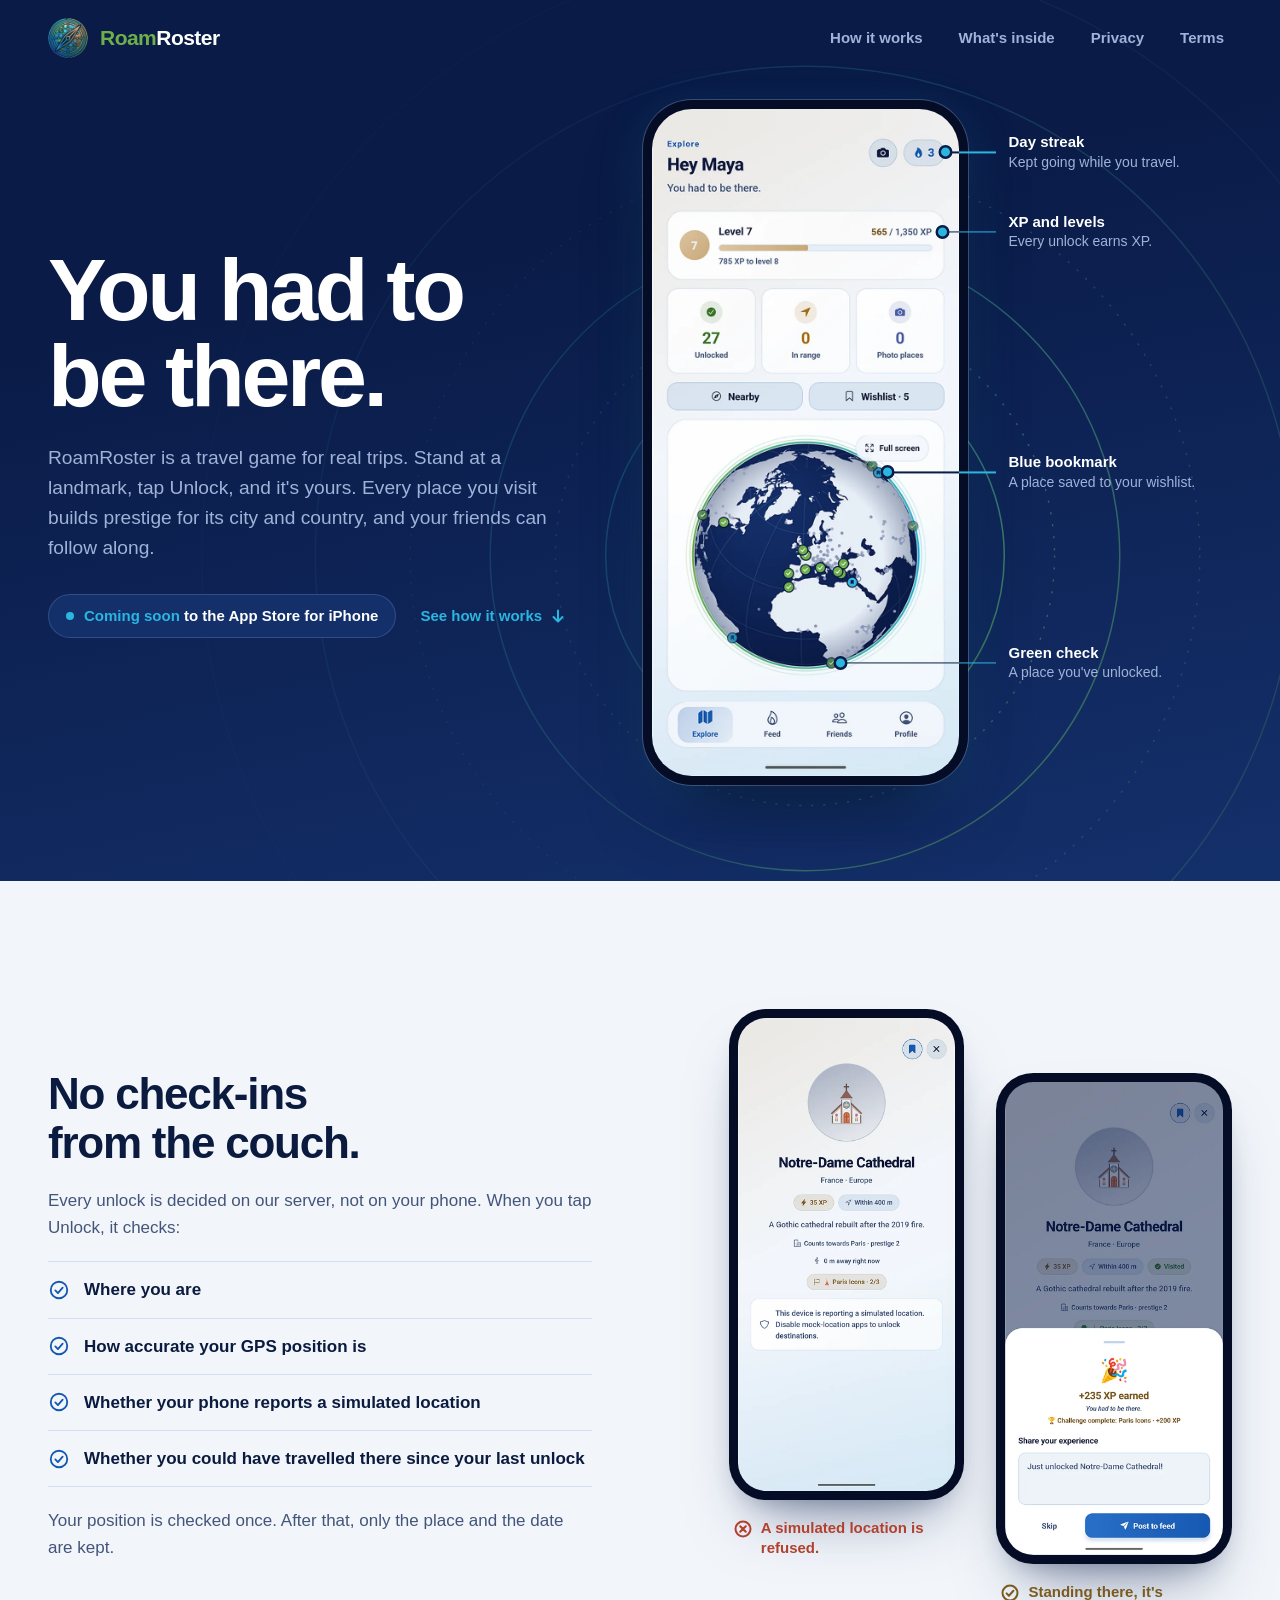
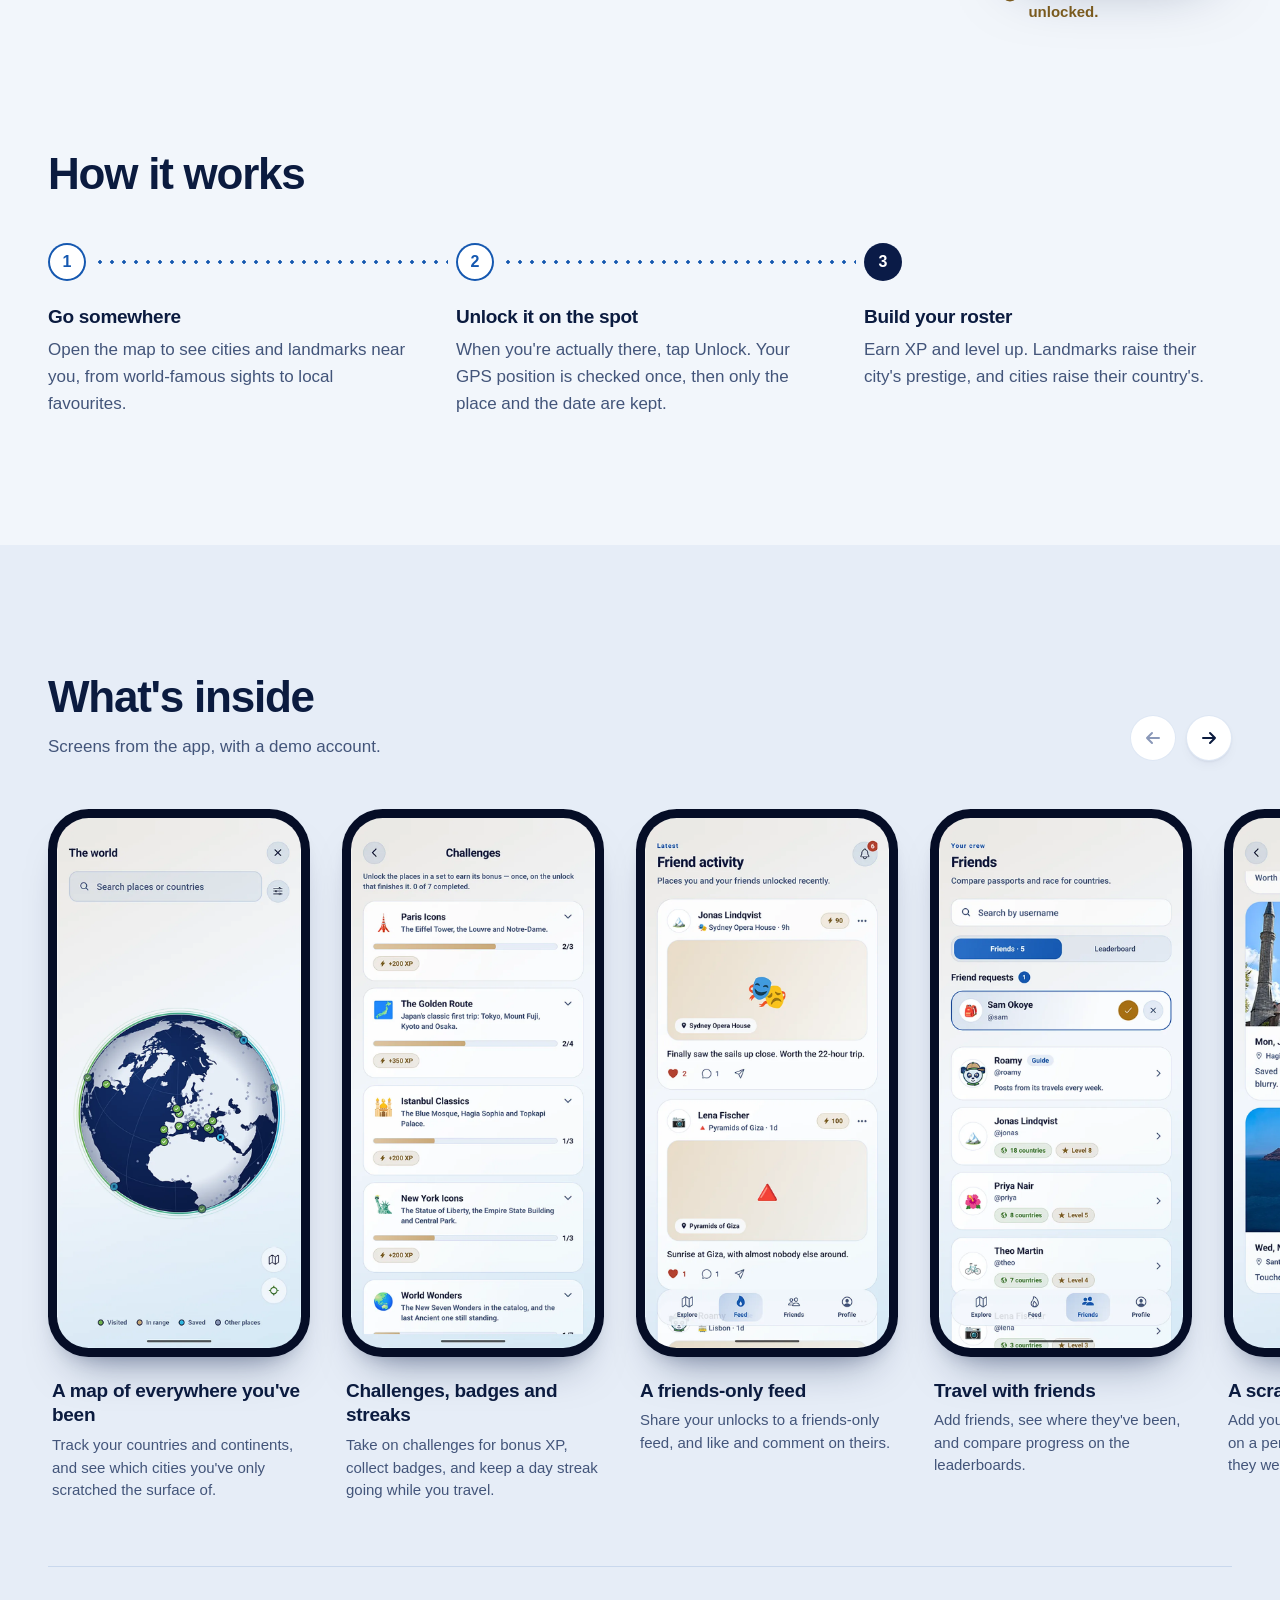
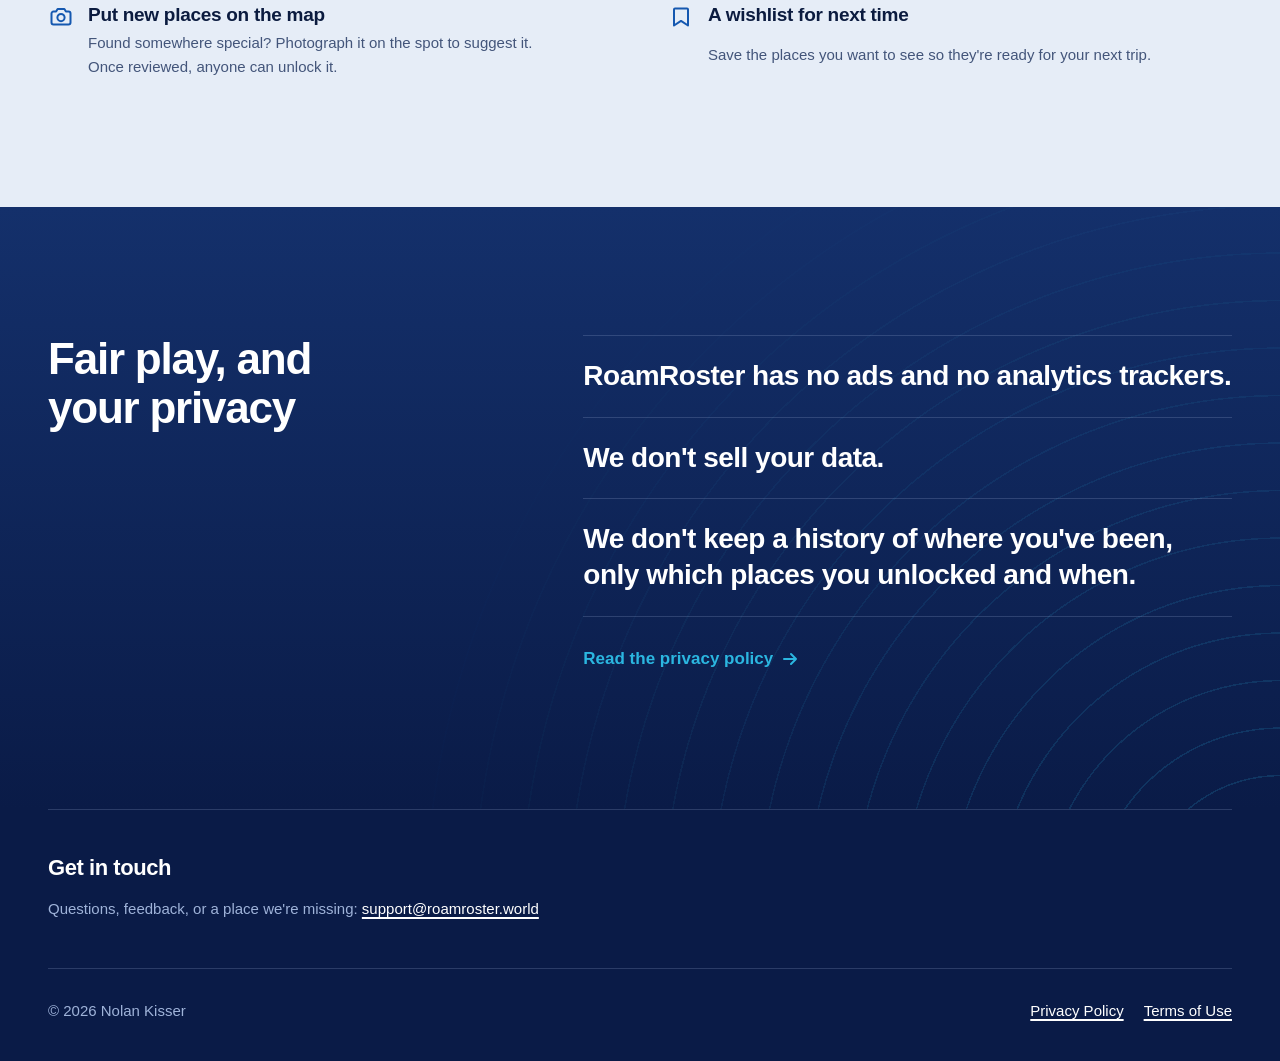
<file: index.html>
<!doctype html>
<html lang="en">
<head>
<meta charset="utf-8">
<meta name="viewport" content="width=device-width, initial-scale=1">
<title>RoamRoster</title>
<meta name="description" content="A travel game where you unlock real places by standing in them, earn prestige for the cities and countries you explore, and share the trip with friends.">
<meta name="theme-color" content="#0A1B47">
<meta property="og:title" content="RoamRoster">
<meta property="og:description" content="Unlock real places by being there.">
<meta property="og:image" content="https://nolankisser.github.io/roamroster-legal/logo-mark.png">
<link rel="icon" href="logo-mark.png">
<link rel="stylesheet" href="site.css">
<!--
  Source of truth for https://nolankisser.github.io/roamroster-legal/ (the
  App Store marketing URL). Edit here, then copy the whole legal/ folder
  (the three pages, site.css, logo-mark.png and screens/) to the
  roamroster-legal repo to publish.

  screens/*.webp are 720px-wide copies of docs/screenshots/app-store/*.png.
  The callout positions in the hero (the x and y values) are fractions of
  screens/explore.webp, so re-measure them if that screenshot is replaced.
-->
</head>
<body>
<a class="skip" href="#main">Skip to content</a>

<header class="hero on-navy">
  <div class="wrap">
    <nav class="topbar" aria-label="Site">
      <a class="brand" href="./" aria-label="RoamRoster home">
        <img src="logo-mark.png" width="40" height="40" alt="">
        <span><span class="roam">Roam</span>Roster</span>
      </a>
      <ul class="topnav">
        <li class="in-page"><a href="#how">How it works</a></li>
        <li class="in-page"><a href="#inside">What's inside</a></li>
        <li><a href="privacy.html">Privacy</a></li>
        <li><a href="terms.html">Terms</a></li>
      </ul>
    </nav>

    <div class="hero-grid">
      <div class="hero-copy">
        <h1>You had to be there.</h1>
        <p class="lede">RoamRoster is a travel game for real trips. Stand at a landmark, tap Unlock, and it's yours.
          Every place you visit builds prestige for its city and country, and your friends can follow along.</p>
        <div class="hero-actions">
          <p class="status"><span class="status-dot" aria-hidden="true"></span><span><strong>Coming soon</strong> to the App Store for iPhone</span></p>
          <a class="more" href="#how">See how it works
            <svg viewBox="0 0 16 16" fill="none" stroke="currentColor" stroke-width="2" stroke-linecap="round" stroke-linejoin="round" aria-hidden="true"><path d="M8 2.5v11M3.5 9 8 13.5 12.5 9"/></svg>
          </a>
        </div>
      </div>

      <div class="stage">
        <svg class="contours" viewBox="0 0 1600 1600" aria-hidden="true">
          <defs>
            <linearGradient id="ring" x1="0" y1="0" x2="1" y2="1">
              <stop offset="0" stop-color="#2BB6E0"/>
              <stop offset="1" stop-color="#6DB04A"/>
            </linearGradient>
          </defs>
          <circle class="ping" cx="800" cy="800" r="128"/>
          <circle class="ping" cx="800" cy="800" r="128"/>
          <circle cx="800" cy="800" r="214" opacity=".6"/>
          <circle cx="800" cy="800" r="268" opacity=".42" stroke-dasharray="1 11"/>
          <circle cx="800" cy="800" r="338" opacity=".46"/>
          <circle cx="800" cy="800" r="424" opacity=".3" stroke-dasharray="1 11"/>
          <circle cx="800" cy="800" r="526" opacity=".34"/>
          <circle cx="800" cy="800" r="648" opacity=".24"/>
          <circle cx="800" cy="800" r="780" opacity=".18" stroke-dasharray="1 11"/>
        </svg>
        <div class="phone">
          <img src="screens/explore.webp" width="720" height="1564" fetchpriority="high"
            alt="The RoamRoster Explore screen: level 7, 27 places unlocked, and a globe with green checks on the places already visited.">
        </div>
        <ul class="callouts">
          <li style="--x:.955; --y:.065"><span class="co-line"></span><span class="co-text"><b>Day streak</b>Kept going while you travel.</span></li>
          <li style="--x:.945; --y:.184"><span class="co-line"></span><span class="co-text"><b>XP and levels</b>Every unlock earns XP.</span></li>
          <li style="--x:.766; --y:.5445"><span class="co-line"></span><span class="co-text"><b>Blue bookmark</b>A place saved to your wishlist.</span></li>
          <li style="--x:.613; --y:.83"><span class="co-line"></span><span class="co-text"><b>Green check</b>A place you've unlocked.</span></li>
        </ul>
      </div>
    </div>
  </div>
</header>

<main id="main">
  <section class="proof">
    <div class="wrap proof-grid">
      <div class="proof-copy">
        <h2>No check-ins from the couch.</h2>
        <p>Every unlock is decided on our server, not on your phone. When you tap Unlock, it checks:</p>
        <ul class="checks">
          <li><svg viewBox="0 0 24 24" fill="none" stroke="currentColor" stroke-width="2" stroke-linecap="round" stroke-linejoin="round" aria-hidden="true"><circle cx="12" cy="12" r="9"/><path d="m8 12.5 2.8 2.8L16 9.5"/></svg>Where you are</li>
          <li><svg viewBox="0 0 24 24" fill="none" stroke="currentColor" stroke-width="2" stroke-linecap="round" stroke-linejoin="round" aria-hidden="true"><circle cx="12" cy="12" r="9"/><path d="m8 12.5 2.8 2.8L16 9.5"/></svg>How accurate your GPS position is</li>
          <li><svg viewBox="0 0 24 24" fill="none" stroke="currentColor" stroke-width="2" stroke-linecap="round" stroke-linejoin="round" aria-hidden="true"><circle cx="12" cy="12" r="9"/><path d="m8 12.5 2.8 2.8L16 9.5"/></svg>Whether your phone reports a simulated location</li>
          <li><svg viewBox="0 0 24 24" fill="none" stroke="currentColor" stroke-width="2" stroke-linecap="round" stroke-linejoin="round" aria-hidden="true"><circle cx="12" cy="12" r="9"/><path d="m8 12.5 2.8 2.8L16 9.5"/></svg>Whether you could have travelled there since your last unlock</li>
        </ul>
        <p>Your position is checked once. After that, only the place and the date are kept.</p>
      </div>

      <div class="diptych">
        <figure>
          <div class="phone">
            <img src="screens/spoof-refused.webp" width="720" height="1564" loading="lazy"
              alt="Notre-Dame Cathedral in the app, with a notice: this device is reporting a simulated location. Disable mock-location apps to unlock destinations.">
          </div>
          <figcaption class="refused">
            <svg viewBox="0 0 20 20" fill="none" stroke="currentColor" stroke-width="2" stroke-linecap="round" stroke-linejoin="round" aria-hidden="true"><circle cx="10" cy="10" r="7.5"/><path d="m7.2 7.2 5.6 5.6M12.8 7.2l-5.6 5.6"/></svg>
            A simulated location is refused.
          </figcaption>
        </figure>
        <figure>
          <div class="phone">
            <img src="screens/unlock-celebration.webp" width="720" height="1564" loading="lazy"
              alt="The same place after a real visit: 235 XP earned, a Paris Icons challenge completed, and a prompt to post it to the feed.">
          </div>
          <figcaption class="unlocked">
            <svg viewBox="0 0 20 20" fill="none" stroke="currentColor" stroke-width="2" stroke-linecap="round" stroke-linejoin="round" aria-hidden="true"><circle cx="10" cy="10" r="7.5"/><path d="m6.6 10.4 2.3 2.3 4.5-4.9"/></svg>
            Standing there, it's unlocked.
          </figcaption>
        </figure>
      </div>
    </div>
  </section>

  <section class="route" id="how">
    <div class="wrap">
      <h2>How it works</h2>
      <ol class="waypoints">
        <li>
          <h3>Go somewhere</h3>
          <p>Open the map to see cities and landmarks near you, from world-famous sights to local favourites.</p>
        </li>
        <li>
          <h3>Unlock it on the spot</h3>
          <p>When you're actually there, tap Unlock. Your GPS position is checked once, then only the place and the
            date are kept.</p>
        </li>
        <li>
          <h3>Build your roster</h3>
          <p>Earn XP and level up. Landmarks raise their city's prestige, and cities raise their country's.</p>
        </li>
      </ol>
    </div>
  </section>

  <section class="inside" id="inside">
    <div class="wrap inside-head">
      <div>
        <h2>What's inside</h2>
        <p>Screens from the app, with a demo account.</p>
      </div>
      <div class="rail-nav" hidden>
        <button type="button" data-dir="-1" aria-label="Show earlier screens">
          <svg viewBox="0 0 20 20" fill="none" stroke="currentColor" stroke-width="2" stroke-linecap="round" stroke-linejoin="round" aria-hidden="true"><path d="M16 10H4M9 5l-5 5 5 5"/></svg>
        </button>
        <button type="button" data-dir="1" aria-label="Show more screens">
          <svg viewBox="0 0 20 20" fill="none" stroke="currentColor" stroke-width="2" stroke-linecap="round" stroke-linejoin="round" aria-hidden="true"><path d="M4 10h12M11 5l5 5-5 5"/></svg>
        </button>
      </div>
    </div>

    <div class="rail" tabindex="0" role="region" aria-label="Screens from the app">
      <figure class="shot">
        <div class="phone"><img src="screens/globe.webp" width="720" height="1564" loading="lazy"
          alt="A full-screen globe with pins for visited, in-range and saved places, and a search field."></div>
        <figcaption>
          <h3>A map of everywhere you've been</h3>
          <p>Track your countries and continents, and see which cities you've only scratched the surface of.</p>
        </figcaption>
      </figure>
      <figure class="shot">
        <div class="phone"><img src="screens/challenges.webp" width="720" height="1564" loading="lazy"
          alt="The Challenges screen, with sets such as Paris Icons, The Golden Route and Istanbul Classics, each showing progress and an XP bonus."></div>
        <figcaption>
          <h3>Challenges, badges and streaks</h3>
          <p>Take on challenges for bonus XP, collect badges, and keep a day streak going while you travel.</p>
        </figcaption>
      </figure>
      <figure class="shot">
        <div class="phone"><img src="screens/feed.webp" width="720" height="1564" loading="lazy"
          alt="The friend activity feed, with posts from friends who unlocked the Sydney Opera House and the Pyramids of Giza."></div>
        <figcaption>
          <h3>A friends-only feed</h3>
          <p>Share your unlocks to a friends-only feed, and like and comment on theirs.</p>
        </figcaption>
      </figure>
      <figure class="shot">
        <div class="phone"><img src="screens/friends.webp" width="720" height="1564" loading="lazy"
          alt="The Friends screen: a friend request, a list of friends with their countries and levels, and a Leaderboard tab."></div>
        <figcaption>
          <h3>Travel with friends</h3>
          <p>Add friends, see where they've been, and compare progress on the leaderboards.</p>
        </figcaption>
      </figure>
      <figure class="shot">
        <div class="phone"><img src="screens/scrapbook-verdicts.webp" width="720" height="1564" loading="lazy"
          alt="The Scrapbook timeline, with photos of Hagia Sophia and Santorini placed by date. One is marked Needs a look."></div>
        <figcaption>
          <h3>A scrapbook of your trips</h3>
          <p>Add your photos and they're placed on a personal timeline by the date they were taken.</p>
        </figcaption>
      </figure>
      <figure class="shot">
        <div class="phone"><img src="screens/profile.webp" width="720" height="1564" loading="lazy"
          alt="A profile showing level 7, 15 countries, 6 continents, a 4 day streak and 5 badges."></div>
        <figcaption>
          <h3>Your roster</h3>
          <p>Your level, countries, continents, streak and badges, all earned from real visits.</p>
        </figcaption>
      </figure>
      <figure class="shot">
        <div class="phone"><img src="screens/roamy-tour.webp" width="720" height="1564" loading="lazy"
          alt="Roamy, a blue panda in an explorer's cap, introducing itself in the first step of the tour."></div>
        <figcaption>
          <h3>Roamy, your guide</h3>
          <p>A blue panda who is your first friend and shows you around. You can skip the tour.</p>
        </figcaption>
      </figure>
    </div>

    <div class="wrap">
      <div class="extras">
        <div>
          <svg viewBox="0 0 26 26" fill="none" stroke="currentColor" stroke-width="2" stroke-linecap="round" stroke-linejoin="round" aria-hidden="true"><path d="M3.5 9.5a2 2 0 0 1 2-2h2.6l1.5-2.5h6.8l1.5 2.5h2.6a2 2 0 0 1 2 2v9a2 2 0 0 1-2 2h-15a2 2 0 0 1-2-2z"/><circle cx="13" cy="13.6" r="3.6"/></svg>
          <h3>Put new places on the map</h3>
          <p>Found somewhere special? Photograph it on the spot to suggest it. Once reviewed, anyone can unlock it.</p>
        </div>
        <div>
          <svg viewBox="0 0 26 26" fill="none" stroke="currentColor" stroke-width="2" stroke-linecap="round" stroke-linejoin="round" aria-hidden="true"><path d="M7 4.5h12a1 1 0 0 1 1 1v16l-7-4.6-7 4.6v-16a1 1 0 0 1 1-1z"/></svg>
          <h3>A wishlist for next time</h3>
          <p>Save the places you want to see so they're ready for your next trip.</p>
        </div>
      </div>
    </div>
  </section>

  <section class="pledge on-navy">
    <div class="wrap pledge-grid">
      <h2>Fair play, and your privacy</h2>
      <div>
        <ul>
          <li>RoamRoster has no ads and no analytics trackers.</li>
          <li>We don't sell your data.</li>
          <li>We don't keep a history of where you've been, only which places you unlocked and when.</li>
        </ul>
        <a class="pledge-link" href="privacy.html">Read the privacy policy
          <svg viewBox="0 0 18 18" fill="none" stroke="currentColor" stroke-width="2" stroke-linecap="round" stroke-linejoin="round" aria-hidden="true"><path d="M3 9h12M10 4l5 5-5 5"/></svg>
        </a>
      </div>
    </div>
  </section>
</main>

<footer class="site-foot on-navy">
  <div class="wrap">
    <div class="foot-contact">
      <h2>Get in touch</h2>
      <p>Questions, feedback, or a place we're missing:
        <a href="mailto:support@roamroster.world">support@roamroster.world</a></p>
    </div>
    <div class="foot-row">
      <span>© 2026 Nolan Kisser</span>
      <ul>
        <li><a href="privacy.html">Privacy Policy</a></li>
        <li><a href="terms.html">Terms of Use</a></li>
      </ul>
    </div>
  </div>
</footer>

<script>
  // Arrow buttons for the screenshot rail. Without JavaScript the rail still
  // scrolls by touch, trackpad or keyboard, and the buttons stay hidden.
  (function () {
    var rail = document.querySelector('.rail');
    var nav = document.querySelector('.rail-nav');
    if (!rail || !nav) return;
    var buttons = nav.querySelectorAll('button');
    var calm = window.matchMedia('(prefers-reduced-motion: reduce)');
    function sync() {
      var max = rail.scrollWidth - rail.clientWidth;
      buttons[0].disabled = rail.scrollLeft <= 2;
      buttons[1].disabled = rail.scrollLeft >= max - 2;
    }
    buttons.forEach(function (button) {
      button.addEventListener('click', function () {
        var shot = rail.querySelector('.shot');
        var step = (shot.getBoundingClientRect().width + parseFloat(getComputedStyle(rail).columnGap || 24)) * 2;
        rail.scrollBy({ left: step * Number(button.dataset.dir), behavior: calm.matches ? 'auto' : 'smooth' });
      });
    });
    rail.addEventListener('scroll', sync, { passive: true });
    window.addEventListener('resize', sync);
    nav.hidden = false;
    sync();
  })();
</script>
</body>
</html>
</file>
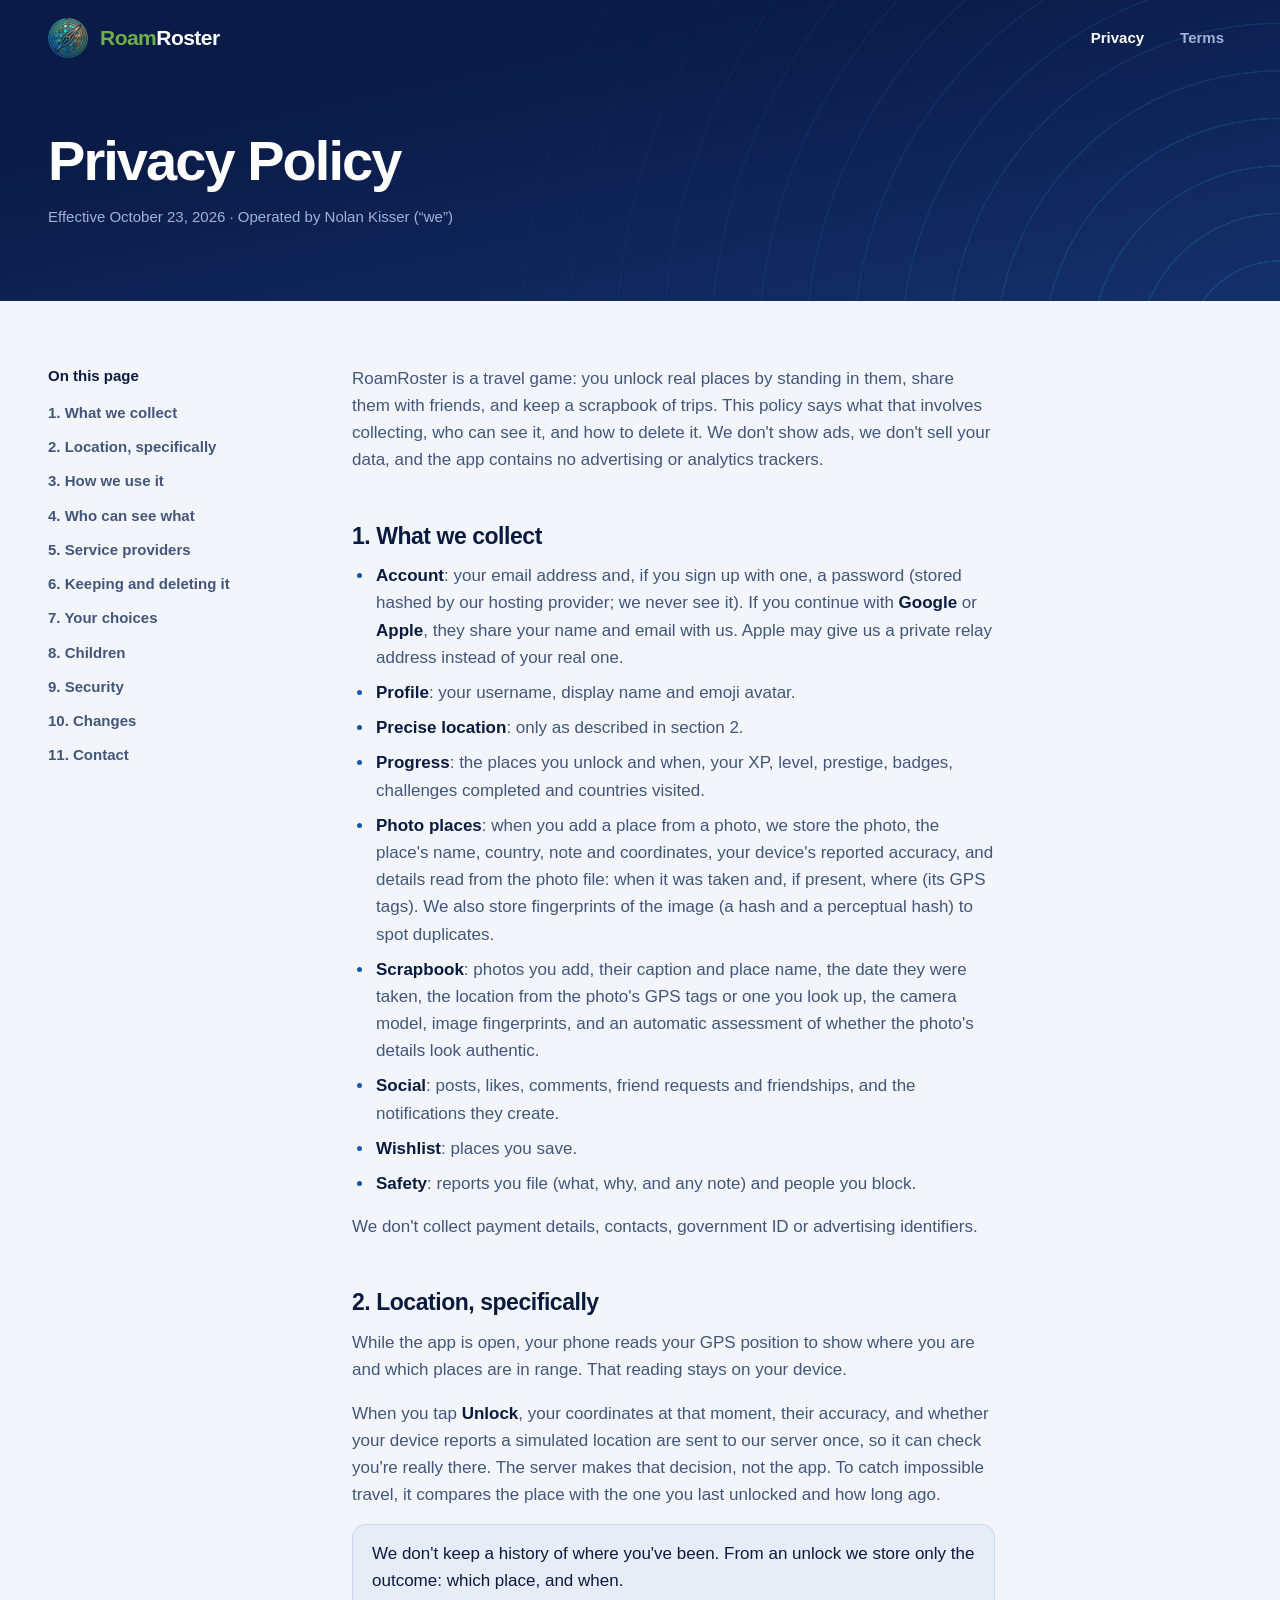
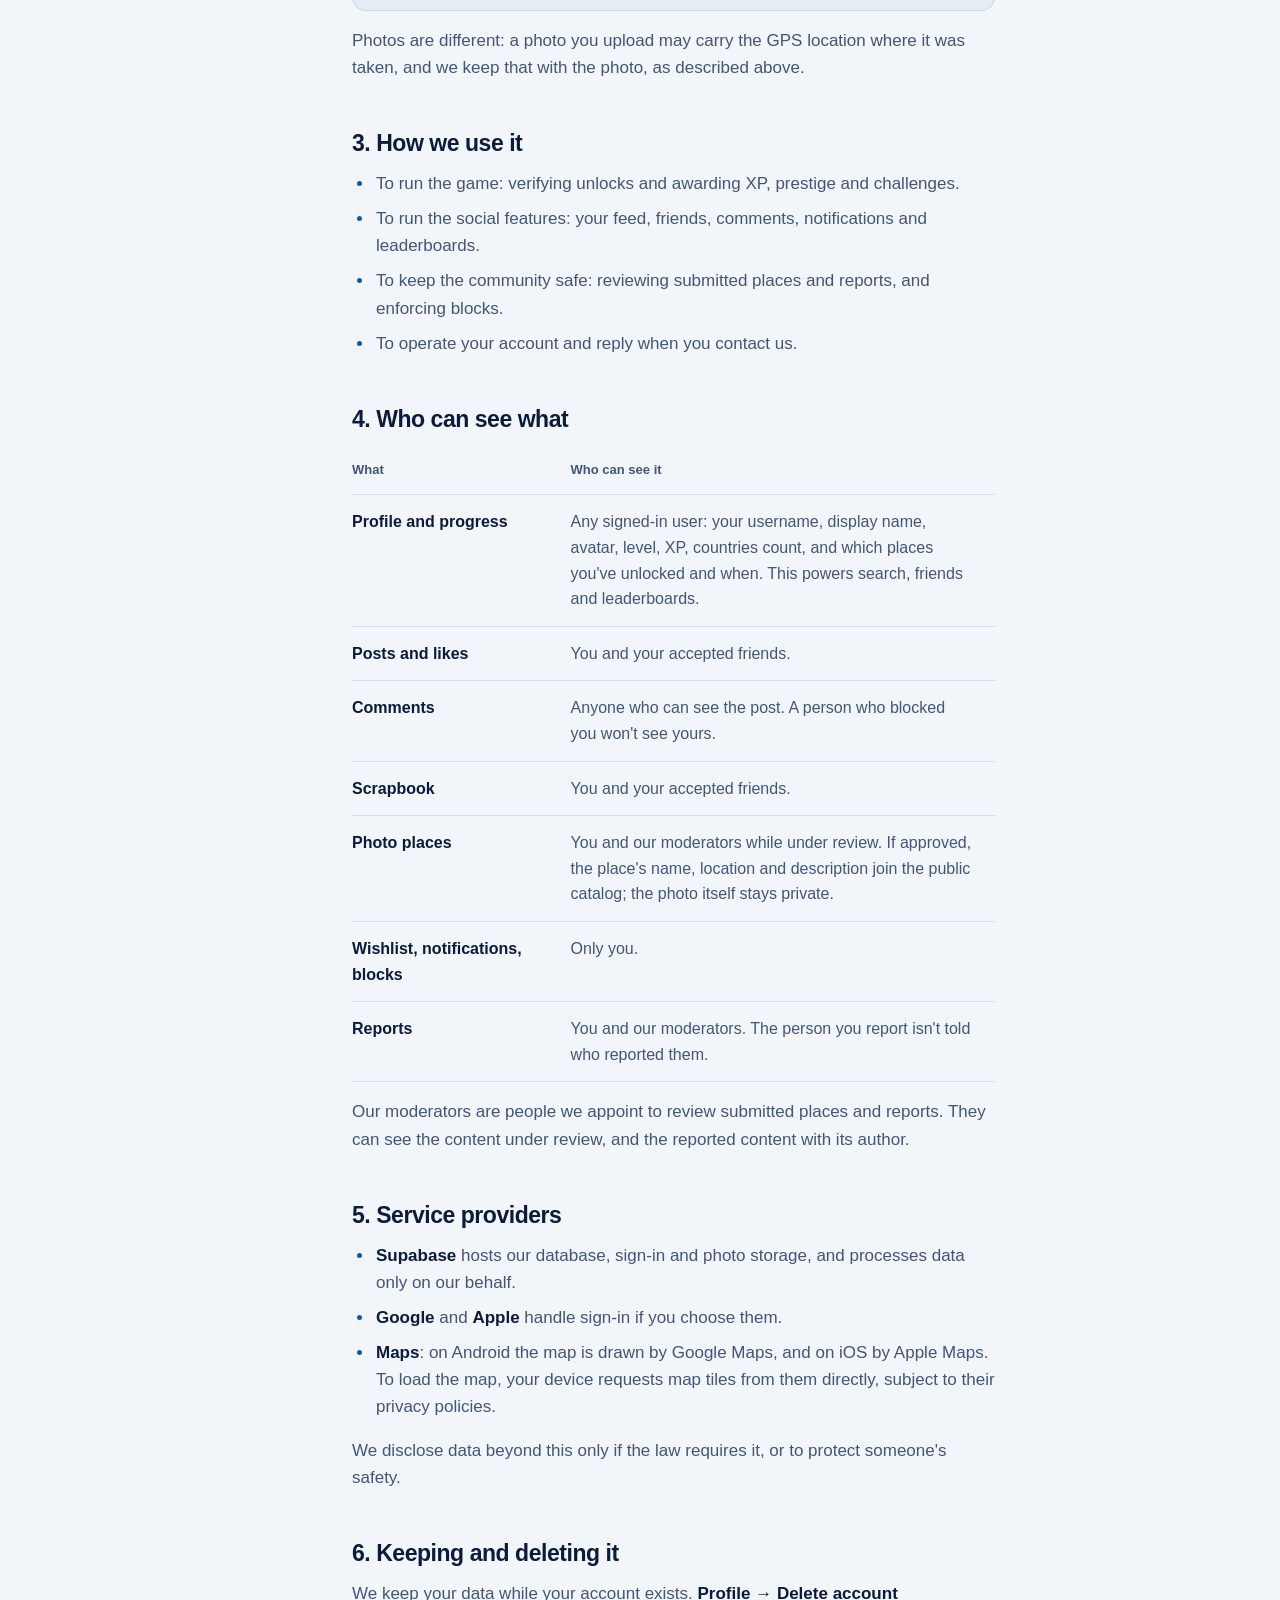
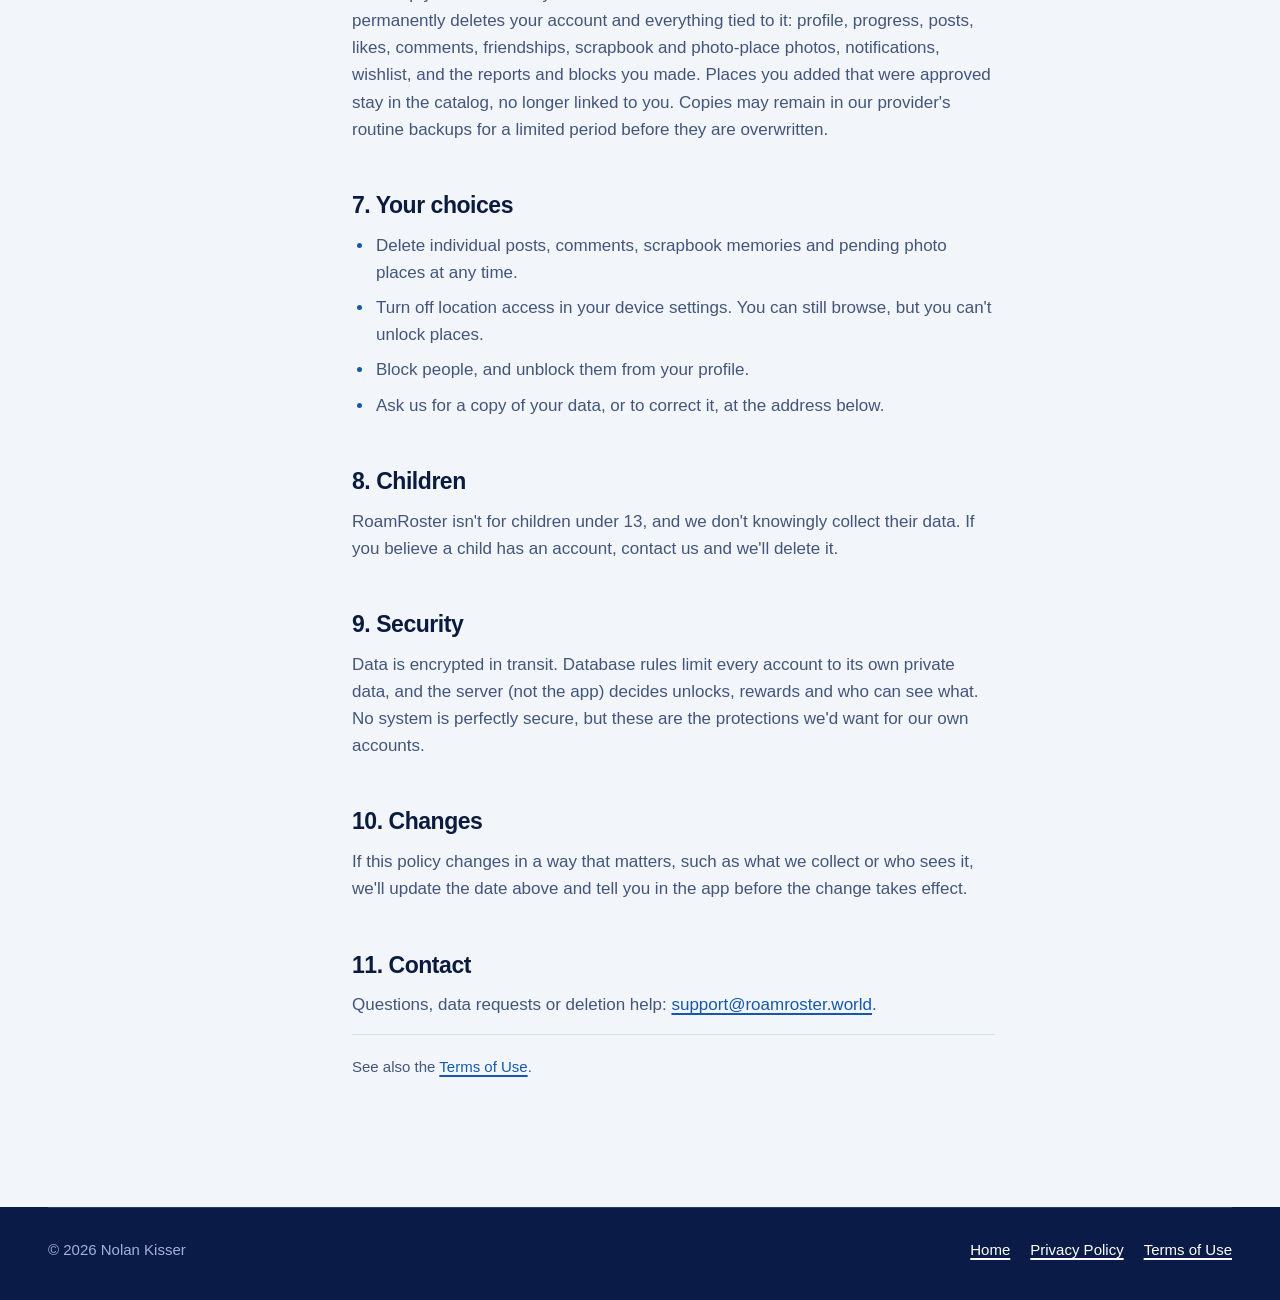
<file: privacy.html>
<!doctype html>
<html lang="en">
<head>
<meta charset="utf-8">
<meta name="viewport" content="width=device-width, initial-scale=1">
<title>RoamRoster Privacy Policy</title>
<meta name="description" content="What RoamRoster collects, who can see it, and how to delete it.">
<!--
  Source of truth for https://nolankisser.github.io/roamroster-legal/privacy.html.
  Edit here, then copy the whole legal/ folder to the roamroster-legal repo
  to publish. Styles are in site.css, shared with the home page.
-->
<meta name="theme-color" content="#0A1B47">
<link rel="icon" href="logo-mark.png">
<link rel="stylesheet" href="site.css">
</head>
<body>
<a class="skip" href="#main">Skip to content</a>

<header class="doc-head on-navy">
  <div class="wrap">
    <nav class="topbar" aria-label="Site">
      <a class="brand" href="./" aria-label="RoamRoster home">
        <img src="logo-mark.png" width="40" height="40" alt="">
        <span><span class="roam">Roam</span>Roster</span>
      </a>
      <ul class="topnav">
        <li><a href="privacy.html" aria-current="page">Privacy</a></li>
        <li><a href="terms.html">Terms</a></li>
      </ul>
    </nav>
    <div class="doc-title">
      <h1>Privacy Policy</h1>
      <p class="meta">Effective October 23, 2026 · Operated by Nolan Kisser (“we”)</p>
    </div>
  </div>
</header>

<main id="main">
  <div class="wrap doc-grid">
    <nav class="toc" aria-labelledby="toc-title">
      <h2 id="toc-title">On this page</h2>
      <ol>
        <li><a href="#s1">1. What we collect</a></li>
        <li><a href="#s2">2. Location, specifically</a></li>
        <li><a href="#s3">3. How we use it</a></li>
        <li><a href="#s4">4. Who can see what</a></li>
        <li><a href="#s5">5. Service providers</a></li>
        <li><a href="#s6">6. Keeping and deleting it</a></li>
        <li><a href="#s7">7. Your choices</a></li>
        <li><a href="#s8">8. Children</a></li>
        <li><a href="#s9">9. Security</a></li>
        <li><a href="#s10">10. Changes</a></li>
        <li><a href="#s11">11. Contact</a></li>
      </ol>
    </nav>

    <article class="prose">
  <p>RoamRoster is a travel game: you unlock real places by standing in them, share them with friends, and keep a
  scrapbook of trips. This policy says what that involves collecting, who can see it, and how to delete it.
  We don't show ads, we don't sell your data, and the app contains no advertising or analytics trackers.</p>

  <h2 id="s1">1. What we collect</h2>
  <ul>
    <li><strong>Account</strong>: your email address and, if you sign up with one, a password (stored hashed by our
      hosting provider; we never see it). If you continue with <strong>Google</strong> or <strong>Apple</strong>, they
      share your name and email with us. Apple may give us a private relay address instead of your real one.</li>
    <li><strong>Profile</strong>: your username, display name and emoji avatar.</li>
    <li><strong>Precise location</strong>: only as described in section 2.</li>
    <li><strong>Progress</strong>: the places you unlock and when, your XP, level, prestige, badges, challenges
      completed and countries visited.</li>
    <li><strong>Photo places</strong>: when you add a place from a photo, we store the photo, the place's name,
      country, note and coordinates, your device's reported accuracy, and details read from the photo file: when it
      was taken and, if present, where (its GPS tags). We also store fingerprints of the image (a hash and a
      perceptual hash) to spot duplicates.</li>
    <li><strong>Scrapbook</strong>: photos you add, their caption and place name, the date they were taken, the
      location from the photo's GPS tags or one you look up, the camera model, image fingerprints, and an automatic
      assessment of whether the photo's details look authentic.</li>
    <li><strong>Social</strong>: posts, likes, comments, friend requests and friendships, and the notifications
      they create.</li>
    <li><strong>Wishlist</strong>: places you save.</li>
    <li><strong>Safety</strong>: reports you file (what, why, and any note) and people you block.</li>
  </ul>
  <p>We don't collect payment details, contacts, government ID or advertising identifiers.</p>

  <h2 id="s2">2. Location, specifically</h2>
  <p>While the app is open, your phone reads your GPS position to show where you are and which places are in range.
  That reading stays on your device.</p>
  <p>When you tap <strong>Unlock</strong>, your coordinates at that moment, their accuracy, and whether your device
  reports a simulated location are sent to our server once, so it can check you're really there. The server makes
  that decision, not the app. To catch impossible travel, it compares the place with the one you last unlocked and
  how long ago.</p>
  <div class="callout"><p>We don't keep a history of where you've been. From an unlock we store only the outcome:
  which place, and when.</p></div>
  <p>Photos are different: a photo you upload may carry the GPS location where it was taken, and we keep that with
  the photo, as described above.</p>

  <h2 id="s3">3. How we use it</h2>
  <ul>
    <li>To run the game: verifying unlocks and awarding XP, prestige and challenges.</li>
    <li>To run the social features: your feed, friends, comments, notifications and leaderboards.</li>
    <li>To keep the community safe: reviewing submitted places and reports, and enforcing blocks.</li>
    <li>To operate your account and reply when you contact us.</li>
  </ul>

  <h2 id="s4">4. Who can see what</h2>
  <div class="table-wrap">
  <table>
    <tr><th>What</th><th>Who can see it</th></tr>
    <tr><td>Profile and progress</td><td>Any signed-in user: your username, display name, avatar, level, XP, countries
      count, and which places you've unlocked and when. This powers search, friends and leaderboards.</td></tr>
    <tr><td>Posts and likes</td><td>You and your accepted friends.</td></tr>
    <tr><td>Comments</td><td>Anyone who can see the post. A person who blocked you won't see yours.</td></tr>
    <tr><td>Scrapbook</td><td>You and your accepted friends.</td></tr>
    <tr><td>Photo places</td><td>You and our moderators while under review. If approved, the place's name, location and
      description join the public catalog; the photo itself stays private.</td></tr>
    <tr><td>Wishlist, notifications, blocks</td><td>Only you.</td></tr>
    <tr><td>Reports</td><td>You and our moderators. The person you report isn't told who reported them.</td></tr>
  </table>
  </div>
  <p>Our moderators are people we appoint to review submitted places and reports. They can see the content under
  review, and the reported content with its author.</p>

  <h2 id="s5">5. Service providers</h2>
  <ul>
    <li><strong>Supabase</strong> hosts our database, sign-in and photo storage, and processes data only on our behalf.</li>
    <li><strong>Google</strong> and <strong>Apple</strong> handle sign-in if you choose them.</li>
    <li><strong>Maps</strong>: on Android the map is drawn by Google Maps, and on iOS by Apple Maps. To load the map,
      your device requests map tiles from them directly, subject to their privacy policies.</li>
  </ul>
  <p>We disclose data beyond this only if the law requires it, or to protect someone's safety.</p>

  <h2 id="s6">6. Keeping and deleting it</h2>
  <p>We keep your data while your account exists. <strong>Profile → Delete account</strong> permanently deletes
  your account and everything tied to it: profile, progress, posts, likes, comments, friendships, scrapbook and
  photo-place photos, notifications, wishlist, and the reports and blocks you made. Places you added that were
  approved stay in the catalog, no longer linked to you. Copies may remain in our provider's routine backups for a
  limited period before they are overwritten.</p>

  <h2 id="s7">7. Your choices</h2>
  <ul>
    <li>Delete individual posts, comments, scrapbook memories and pending photo places at any time.</li>
    <li>Turn off location access in your device settings. You can still browse, but you can't unlock places.</li>
    <li>Block people, and unblock them from your profile.</li>
    <li>Ask us for a copy of your data, or to correct it, at the address below.</li>
  </ul>

  <h2 id="s8">8. Children</h2>
  <p>RoamRoster isn't for children under 13, and we don't knowingly collect their data. If you believe a child has
  an account, contact us and we'll delete it.</p>

  <h2 id="s9">9. Security</h2>
  <p>Data is encrypted in transit. Database rules limit every account to its own private data, and the server
  (not the app) decides unlocks, rewards and who can see what. No system is perfectly secure, but these are the
  protections we'd want for our own accounts.</p>

  <h2 id="s10">10. Changes</h2>
  <p>If this policy changes in a way that matters, such as what we collect or who sees it, we'll update the date
  above and tell you in the app before the change takes effect.</p>

  <h2 id="s11">11. Contact</h2>
  <p>Questions, data requests or deletion help:
  <a href="mailto:support@roamroster.world">support@roamroster.world</a>.</p>

  <p class="doc-also">See also the <a href="terms.html">Terms of Use</a>.</p>
    </article>
  </div>
</main>

<footer class="site-foot on-navy">
  <div class="wrap">
    <div class="foot-row">
      <span>© 2026 Nolan Kisser</span>
      <ul>
        <li><a href="./">Home</a></li>
        <li><a href="privacy.html">Privacy Policy</a></li>
        <li><a href="terms.html">Terms of Use</a></li>
      </ul>
    </div>
  </div>
</footer>
</body>
</html>
</file>
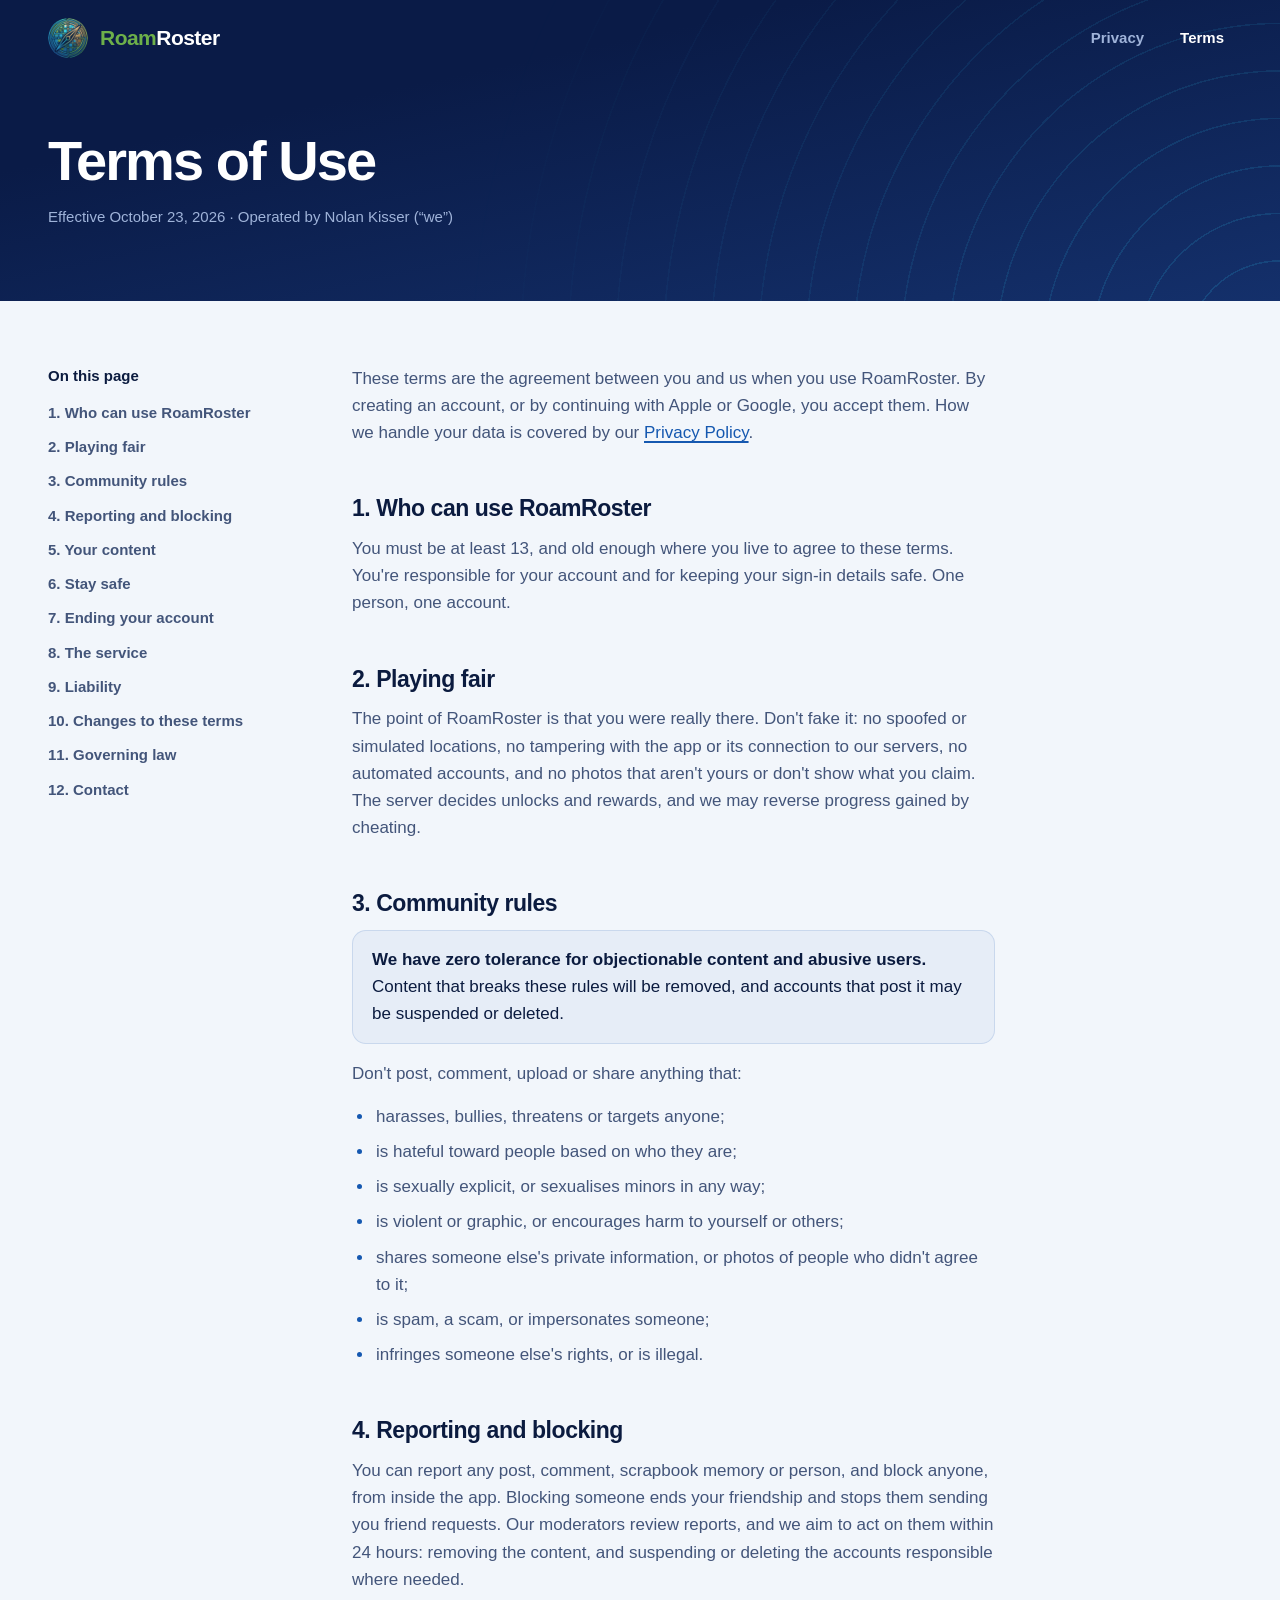
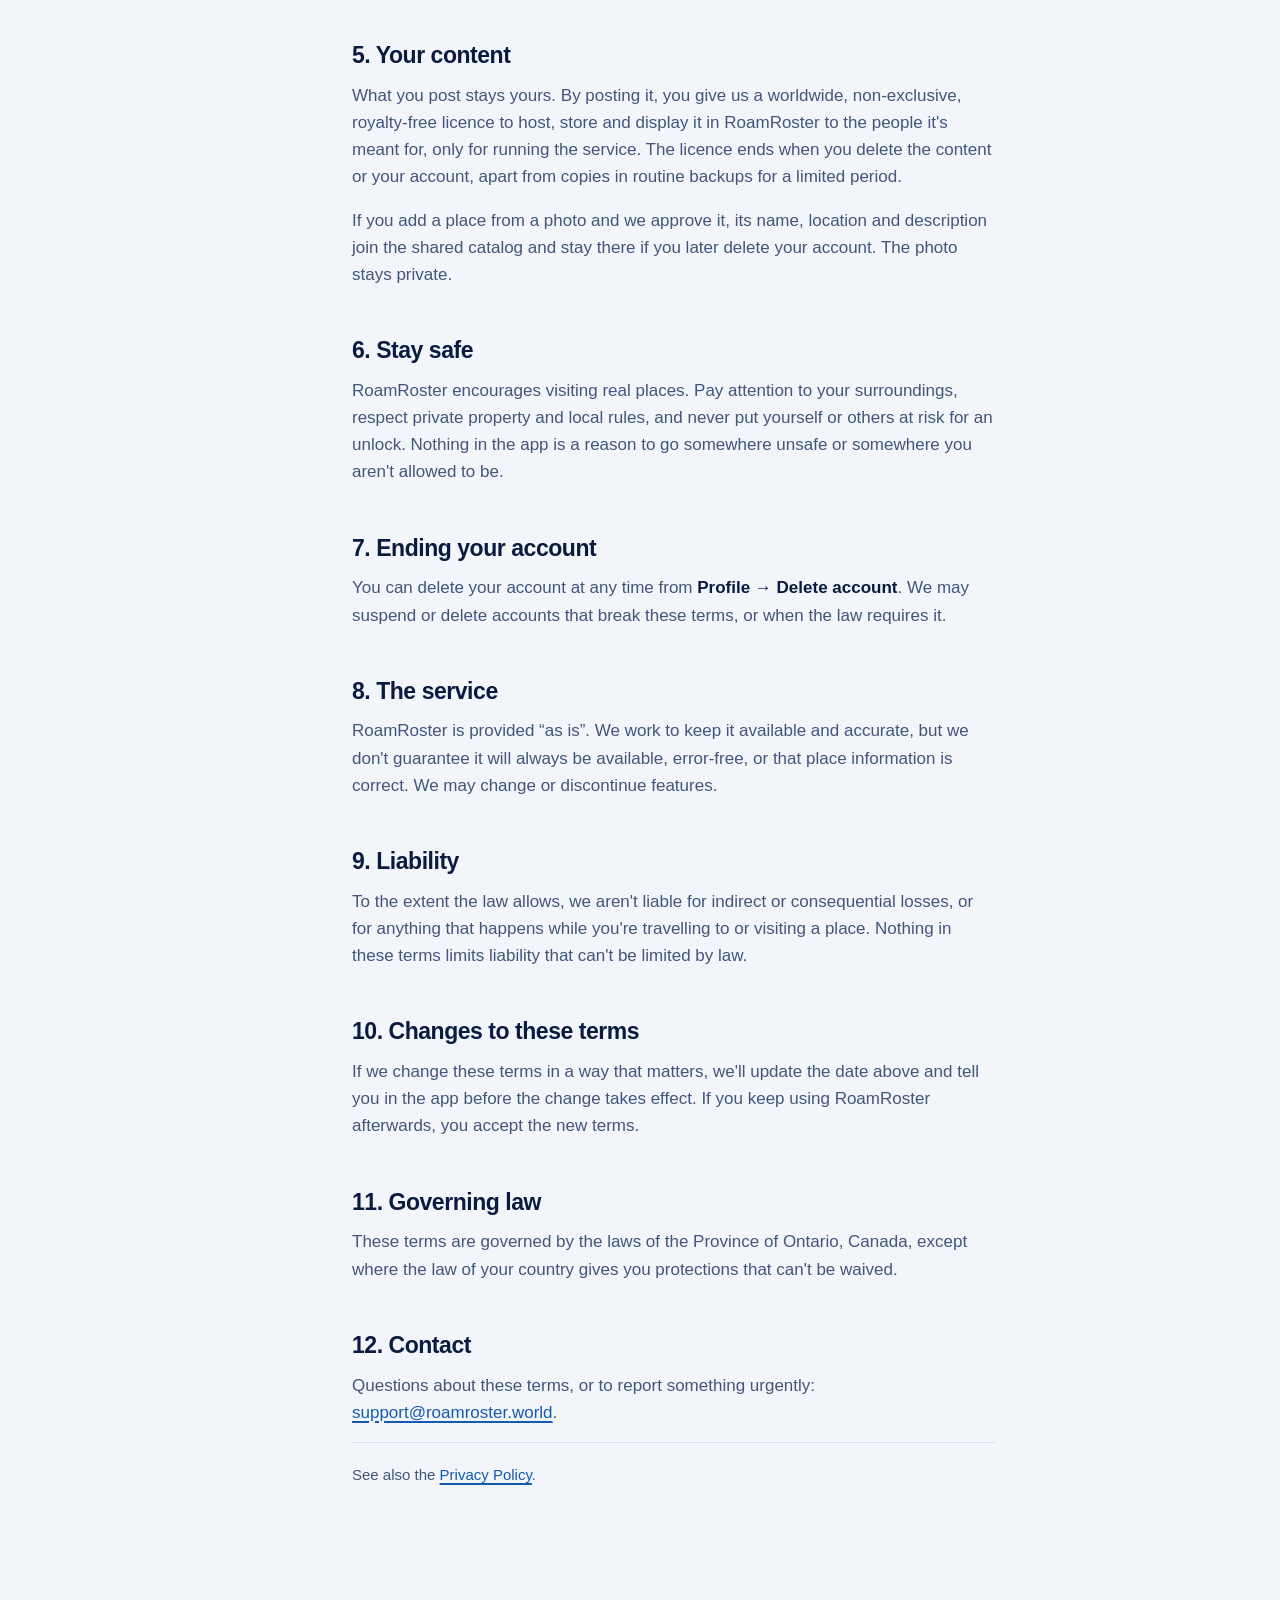
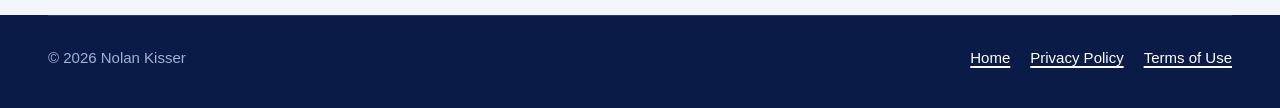
<file: terms.html>
<!doctype html>
<html lang="en">
<head>
<meta charset="utf-8">
<meta name="viewport" content="width=device-width, initial-scale=1">
<title>RoamRoster Terms of Use</title>
<meta name="description" content="The rules for using RoamRoster.">
<!--
  Source of truth for https://nolankisser.github.io/roamroster-legal/terms.html.
  Edit here, then copy the whole legal/ folder to the roamroster-legal repo
  to publish. Styles are in site.css, shared with the home page.
-->
<meta name="theme-color" content="#0A1B47">
<link rel="icon" href="logo-mark.png">
<link rel="stylesheet" href="site.css">
</head>
<body>
<a class="skip" href="#main">Skip to content</a>

<header class="doc-head on-navy">
  <div class="wrap">
    <nav class="topbar" aria-label="Site">
      <a class="brand" href="./" aria-label="RoamRoster home">
        <img src="logo-mark.png" width="40" height="40" alt="">
        <span><span class="roam">Roam</span>Roster</span>
      </a>
      <ul class="topnav">
        <li><a href="privacy.html">Privacy</a></li>
        <li><a href="terms.html" aria-current="page">Terms</a></li>
      </ul>
    </nav>
    <div class="doc-title">
      <h1>Terms of Use</h1>
      <p class="meta">Effective October 23, 2026 · Operated by Nolan Kisser (“we”)</p>
    </div>
  </div>
</header>

<main id="main">
  <div class="wrap doc-grid">
    <nav class="toc" aria-labelledby="toc-title">
      <h2 id="toc-title">On this page</h2>
      <ol>
        <li><a href="#s1">1. Who can use RoamRoster</a></li>
        <li><a href="#s2">2. Playing fair</a></li>
        <li><a href="#s3">3. Community rules</a></li>
        <li><a href="#s4">4. Reporting and blocking</a></li>
        <li><a href="#s5">5. Your content</a></li>
        <li><a href="#s6">6. Stay safe</a></li>
        <li><a href="#s7">7. Ending your account</a></li>
        <li><a href="#s8">8. The service</a></li>
        <li><a href="#s9">9. Liability</a></li>
        <li><a href="#s10">10. Changes to these terms</a></li>
        <li><a href="#s11">11. Governing law</a></li>
        <li><a href="#s12">12. Contact</a></li>
      </ol>
    </nav>

    <article class="prose">
  <p>These terms are the agreement between you and us when you use RoamRoster. By creating an account, or by
  continuing with Apple or Google, you accept them. How we handle your data is covered by our
  <a href="privacy.html">Privacy Policy</a>.</p>

  <h2 id="s1">1. Who can use RoamRoster</h2>
  <p>You must be at least 13, and old enough where you live to agree to these terms. You're responsible for your
  account and for keeping your sign-in details safe. One person, one account.</p>

  <h2 id="s2">2. Playing fair</h2>
  <p>The point of RoamRoster is that you were really there. Don't fake it: no spoofed or simulated locations, no
  tampering with the app or its connection to our servers, no automated accounts, and no photos that aren't yours
  or don't show what you claim. The server decides unlocks and rewards, and we may reverse progress gained by
  cheating.</p>

  <h2 id="s3">3. Community rules</h2>
  <div class="callout"><p><strong>We have zero tolerance for objectionable content and abusive users.</strong>
  Content that breaks these rules will be removed, and accounts that post it may be suspended or deleted.</p></div>
  <p>Don't post, comment, upload or share anything that:</p>
  <ul>
    <li>harasses, bullies, threatens or targets anyone;</li>
    <li>is hateful toward people based on who they are;</li>
    <li>is sexually explicit, or sexualises minors in any way;</li>
    <li>is violent or graphic, or encourages harm to yourself or others;</li>
    <li>shares someone else's private information, or photos of people who didn't agree to it;</li>
    <li>is spam, a scam, or impersonates someone;</li>
    <li>infringes someone else's rights, or is illegal.</li>
  </ul>

  <h2 id="s4">4. Reporting and blocking</h2>
  <p>You can report any post, comment, scrapbook memory or person, and block anyone, from inside the app. Blocking
  someone ends your friendship and stops them sending you friend requests. Our moderators review reports, and we aim
  to act on them within 24 hours: removing the content, and suspending or deleting the accounts responsible where
  needed.</p>

  <h2 id="s5">5. Your content</h2>
  <p>What you post stays yours. By posting it, you give us a worldwide, non-exclusive, royalty-free licence to host,
  store and display it in RoamRoster to the people it's meant for, only for running the service. The licence ends
  when you delete the content or your account, apart from copies in routine backups for a limited period.</p>
  <p>If you add a place from a photo and we approve it, its name, location and description join the shared catalog
  and stay there if you later delete your account. The photo stays private.</p>

  <h2 id="s6">6. Stay safe</h2>
  <p>RoamRoster encourages visiting real places. Pay attention to your surroundings, respect private property and
  local rules, and never put yourself or others at risk for an unlock. Nothing in the app is a reason to go
  somewhere unsafe or somewhere you aren't allowed to be.</p>

  <h2 id="s7">7. Ending your account</h2>
  <p>You can delete your account at any time from <strong>Profile → Delete account</strong>. We may suspend or
  delete accounts that break these terms, or when the law requires it.</p>

  <h2 id="s8">8. The service</h2>
  <p>RoamRoster is provided “as is”. We work to keep it available and accurate, but we don't guarantee it will
  always be available, error-free, or that place information is correct. We may change or discontinue features.</p>

  <h2 id="s9">9. Liability</h2>
  <p>To the extent the law allows, we aren't liable for indirect or consequential losses, or for anything that
  happens while you're travelling to or visiting a place. Nothing in these terms limits liability that can't be
  limited by law.</p>

  <h2 id="s10">10. Changes to these terms</h2>
  <p>If we change these terms in a way that matters, we'll update the date above and tell you in the app before the
  change takes effect. If you keep using RoamRoster afterwards, you accept the new terms.</p>

  <h2 id="s11">11. Governing law</h2>
  <p>These terms are governed by the laws of the Province of Ontario, Canada, except where the law of your country gives you
  protections that can't be waived.</p>

  <h2 id="s12">12. Contact</h2>
  <p>Questions about these terms, or to report something urgently:
  <a href="mailto:support@roamroster.world">support@roamroster.world</a>.</p>

  <p class="doc-also">See also the <a href="privacy.html">Privacy Policy</a>.</p>
    </article>
  </div>
</main>

<footer class="site-foot on-navy">
  <div class="wrap">
    <div class="foot-row">
      <span>© 2026 Nolan Kisser</span>
      <ul>
        <li><a href="./">Home</a></li>
        <li><a href="privacy.html">Privacy Policy</a></li>
        <li><a href="terms.html">Terms of Use</a></li>
      </ul>
    </div>
  </div>
</footer>
</body>
</html>
</file>
<file: site.css>
/*
  Shared styles for the RoamRoster site (index, privacy, terms).
  Colours and rules follow DESIGN.md, "The Night Chart". The contrast ratios
  recorded there apply here too: cyan, meadow and brass are fills or on-navy
  accents only, and anything read on a light ground uses ink, ocean,
  meadow-text or brass-text.
*/
:root {
  --navy-deep: #0A1B47;
  --navy: #14306B;
  --ocean: #1558B0;
  --ocean-dim: #0F4690;
  --cyan: #2BB6E0;
  --meadow: #6DB04A;
  --meadow-text: #3B742B;
  --brass: #C9A878;
  --brass-text: #7A5A1E;
  --paper: #F2F6FB;
  --paper-deep: #E6EDF7;
  --card: #FFFFFF;
  --ink: #0B1B3F;
  --ink-dim: #43557A;
  --mist: #9FB3D9;
  --danger: #B2402F;
  --bezel-ink: #050D26;

  --hairline: rgba(21, 88, 176, .14);
  --hairline-navy: rgba(159, 179, 217, .22);
  --shadow-sm: 0 1px 2px rgba(10, 27, 71, .06), 0 6px 16px -8px rgba(10, 27, 71, .12);
  --shadow-phone: 0 36px 64px -28px rgba(10, 27, 71, .5), 0 14px 28px -16px rgba(10, 27, 71, .35);

  --gutter: clamp(20px, 5vw, 48px);
  --wrap: 1200px;
  --section: clamp(72px, 10vw, 128px);
  --ease-out: cubic-bezier(.16, 1, .3, 1);
  --sans: -apple-system, BlinkMacSystemFont, "SF Pro Text", "Segoe UI", Roboto, "Helvetica Neue", Arial, sans-serif;

  color-scheme: light;
}

*, *::before, *::after { box-sizing: border-box; }

html { -webkit-text-size-adjust: 100%; text-size-adjust: 100%; scroll-behavior: smooth; }

body {
  margin: 0;
  background: var(--paper);
  color: var(--ink);
  font: 500 1.0625rem/1.6 var(--sans);
  -webkit-font-smoothing: antialiased;
}

img, svg { display: block; max-width: 100%; }
h1, h2, h3, p, ul, ol, figure { margin: 0; }
ul, ol { padding: 0; }

::selection { background: var(--cyan); color: var(--navy-deep); }

a {
  color: var(--ocean);
  text-decoration-thickness: 1.5px;
  text-underline-offset: 3px;
}
a:hover { color: var(--ocean-dim); }

:focus-visible {
  outline: 2px solid var(--ocean);
  outline-offset: 3px;
  border-radius: 4px;
}
.on-navy :focus-visible { outline-color: var(--cyan); }

.wrap {
  max-width: calc(var(--wrap) + 2 * var(--gutter));
  margin-inline: auto;
  padding-inline: var(--gutter);
}

.skip {
  position: absolute; left: 12px; top: -64px; z-index: 10;
  padding: 10px 16px; border-radius: 10px;
  background: var(--card); color: var(--ink); font-weight: 700;
}
.skip:focus { top: 12px; }

h2 {
  font-size: clamp(1.875rem, 4.2vw, 2.75rem);
  font-weight: 800;
  line-height: 1.1;
  letter-spacing: -.028em;
  text-wrap: balance;
}
h3 {
  font-size: 1.1875rem;
  font-weight: 700;
  line-height: 1.3;
  letter-spacing: -.015em;
}

/* ---------- Brand bar ---------- */

.topbar {
  display: flex; align-items: center; justify-content: space-between; gap: 16px;
  min-height: 76px;
}
.brand {
  display: inline-flex; align-items: center; gap: 12px;
  min-height: 44px;
  color: #fff; text-decoration: none;
  font-size: 1.3125rem; font-weight: 800; letter-spacing: -.025em;
}
.brand:hover { color: #fff; }
.brand img { width: 40px; height: 40px; border-radius: 50%; }
/* The Two-Tone Wordmark Rule: "Roam" is meadow, "Roster" is white on navy. */
.brand .roam { color: var(--meadow); }

.topnav { display: flex; align-items: center; gap: clamp(4px, 2vw, 20px); list-style: none; }
.topnav a {
  display: inline-flex; align-items: center; min-height: 44px; padding: 0 8px;
  color: var(--mist); text-decoration: none; font-size: .9375rem; font-weight: 600;
  transition: color .14s ease-out;
}
.topnav a:hover, .topnav a[aria-current="page"] { color: #fff; }
@media (max-width: 719px) { .topnav .in-page { display: none; } }

/* ---------- Phone frame ---------- */

.phone {
  --bezel: 9px;
  width: calc(var(--pw) + 2 * var(--bezel));
  padding: var(--bezel);
  border-radius: calc(var(--pw) * .13 + var(--bezel));
  background: var(--bezel-ink);
  box-shadow: var(--shadow-phone);
}
.phone img {
  width: 100%; height: auto;
  aspect-ratio: 720 / 1564;
  border-radius: calc(var(--pw) * .13);
  background: var(--paper);
}

/* ---------- Home: hero ---------- */

.hero {
  position: relative;
  overflow: hidden;
  overflow: clip;
  background: linear-gradient(168deg, var(--navy-deep) 30%, var(--navy) 100%);
  color: #fff;
}
.hero-grid {
  display: grid;
  justify-items: center;
  gap: 56px;
  padding-block: clamp(32px, 6vw, 56px) clamp(64px, 9vw, 96px);
}
.hero-copy { position: relative; z-index: 1; text-align: center; max-width: 36rem; }
.hero h1 {
  font-size: clamp(2.875rem, 8.2vw, 5.5rem);
  font-weight: 800;
  line-height: .98;
  letter-spacing: -.038em;
  text-wrap: balance;
}
.lede {
  margin-top: 24px;
  color: var(--mist);
  font-size: clamp(1.0625rem, 1.5vw, 1.25rem);
  line-height: 1.55;
  text-wrap: pretty;
}
.hero-actions {
  display: flex; flex-wrap: wrap; align-items: center; justify-content: center;
  gap: 12px 24px; margin-top: 32px;
}
.status {
  display: inline-flex; align-items: center; gap: 10px;
  min-height: 44px; padding: 8px 18px;
  border-radius: 999px;
  background: var(--navy);
  box-shadow: inset 0 0 0 1px var(--hairline-navy);
  font-size: .9375rem; font-weight: 600; color: #fff;
}
.status strong { color: var(--cyan); font-weight: 700; }
.status-dot { width: 8px; height: 8px; border-radius: 50%; background: var(--cyan); flex: none; }
.more {
  display: inline-flex; align-items: center; gap: 8px; min-height: 44px;
  color: var(--cyan); font-size: .9375rem; font-weight: 700; text-decoration: none;
}
.more:hover { color: #fff; }
.more svg { width: 16px; height: 16px; transition: transform .22s var(--ease-out); }
.more:hover svg { transform: translateY(3px); }

.stage {
  --pw: clamp(232px, min(62vw, 46vh), 330px);
  --bezel: 9px;
  --ph: calc(var(--pw) * 2.1722);
  position: relative;
}
.stage .phone { position: relative; z-index: 1; box-shadow: 0 0 0 1px rgba(159, 179, 217, .3), 0 40px 80px -30px rgba(2, 8, 28, .8), 0 12px 48px rgba(43, 182, 224, .16); }

/* Contour rings, centred on the globe inside the screenshot so the app's own
   rings carry on across the page. */
.contours {
  position: absolute;
  left: calc(var(--bezel) + var(--pw) * .5);
  top: calc(var(--bezel) + var(--ph) * .67);
  width: calc(var(--pw) * 4.85);
  max-width: none;
  aspect-ratio: 1;
  transform: translate(-50%, -50%);
  pointer-events: none;
  /* Fades out toward the edges, and dims on the left where the rings run
     under the headline and lede. */
  -webkit-mask-image: radial-gradient(circle, #000 30%, transparent 68%), linear-gradient(to right, rgba(0, 0, 0, .4) 40%, #000 50%);
  mask-image: radial-gradient(circle, #000 30%, transparent 68%), linear-gradient(to right, rgba(0, 0, 0, .4) 40%, #000 50%);
  -webkit-mask-composite: source-in;
  mask-composite: intersect;
}
.contours circle { fill: none; stroke: url(#ring); stroke-width: 1.5; stroke-linecap: round; vector-effect: non-scaling-stroke; }
.contours .ping {
  stroke: var(--cyan);
  transform-box: fill-box; transform-origin: center;
  opacity: 0;
  animation: ping 7s var(--ease-out) infinite;
}
.contours .ping + .ping { animation-delay: 3.5s; }
@keyframes ping {
  0% { transform: scale(1); opacity: .7; }
  100% { transform: scale(4.6); opacity: 0; }
}

.callouts { display: none; }

@media (min-width: 880px) {
  .hero-grid {
    grid-template-columns: minmax(0, 1fr) auto;
    align-items: center; justify-items: start;
    gap: clamp(32px, 5vw, 72px);
    padding-top: 24px;
  }
  .hero-copy { text-align: left; }
  .hero-actions { justify-content: flex-start; }
  .stage { --pw: clamp(232px, min(24vw, 36vh), 330px); margin-right: clamp(0px, 3vw, 40px); }
}

@media (min-width: 1180px) {
  .stage { margin-right: 264px; }
  .callouts {
    display: block; list-style: none;
    position: absolute; z-index: 2;
    left: var(--bezel); top: var(--bezel);
    width: var(--pw); height: var(--ph);
  }
  .callouts li {
    position: absolute;
    left: calc(var(--x) * 100%); top: calc(var(--y) * 100%);
    display: flex; align-items: center;
    width: max-content;
    transform: translateY(-50%);
  }
  .callouts li::before {
    content: ""; flex: none;
    width: 9px; height: 9px; margin-left: -4.5px;
    border-radius: 50%;
    background: var(--cyan);
    box-shadow: 0 0 0 2.5px var(--navy-deep);
  }
  .co-line {
    flex: none; height: 1.5px;
    width: calc((1 - var(--x)) * var(--pw) + var(--bezel) + 24px);
    background: linear-gradient(to right, var(--navy-deep) calc((1 - var(--x)) * var(--pw) - 4.5px), var(--cyan) 0);
  }
  .co-text { margin-left: 12px; max-width: 212px; color: var(--mist); font-size: .875rem; line-height: 1.35; }
  .co-text b { display: block; color: #fff; font-size: .9375rem; font-weight: 700; }
}

/* ---------- Home: proof ---------- */

.proof { padding-block: var(--section); }
.proof-grid { display: grid; gap: 56px; align-items: center; }
.proof-copy { max-width: 34rem; }
.proof-copy > p { margin-top: 20px; color: var(--ink-dim); }
.checks { list-style: none; margin-top: 20px; border-top: 1px solid var(--hairline); }
.checks li {
  display: flex; align-items: center; gap: 14px;
  padding: 14px 0; border-bottom: 1px solid var(--hairline);
  font-weight: 600; color: var(--ink);
}
.checks svg { flex: none; width: 22px; height: 22px; color: var(--ocean); }

.diptych {
  --pw: clamp(132px, 37vw, 232px);
  display: flex; justify-content: center; align-items: flex-start;
  gap: clamp(14px, 3vw, 32px);
}
.diptych figure { width: calc(var(--pw) + 18px); }
.diptych figure + figure { margin-top: clamp(28px, 6vw, 64px); }
.diptych figcaption {
  display: flex; align-items: flex-start; gap: 8px;
  margin-top: 18px; padding-inline: 4px;
  font-size: .9375rem; font-weight: 700; line-height: 1.35;
}
.diptych figcaption svg { flex: none; width: 20px; height: 20px; margin-top: 1px; }
.refused { color: var(--danger); }
.unlocked { color: var(--brass-text); }

@media (min-width: 920px) {
  .proof-grid { grid-template-columns: minmax(0, 1fr) auto; gap: clamp(48px, 7vw, 104px); }
  .diptych { --pw: clamp(190px, 17vw, 232px); }
}

/* ---------- Home: how it works ---------- */

.route { padding-bottom: var(--section); }
.waypoints {
  list-style: none; counter-reset: step;
  display: grid; gap: 36px;
  margin-top: 44px;
}
.waypoints li { position: relative; counter-increment: step; padding-left: 60px; }
.waypoints li::before {
  content: counter(step);
  position: absolute; left: 0; top: -4px; z-index: 1;
  display: grid; place-items: center;
  width: 38px; height: 38px; border-radius: 50%;
  background: var(--card);
  box-shadow: inset 0 0 0 2px var(--ocean);
  color: var(--ocean); font-weight: 800; font-size: 1rem;
}
.waypoints li:last-child::before { background: var(--navy-deep); box-shadow: none; color: #fff; }
/* The plotted course between waypoints: a dotted line, as on a chart. */
.waypoints li:not(:last-child)::after {
  content: ""; position: absolute;
  left: 17px; top: 42px; bottom: -32px; width: 4px;
  background: radial-gradient(circle, var(--ocean) 1.5px, transparent 2px) 50% 0 / 4px 12px repeat-y;
}
.waypoints p { margin-top: 6px; color: var(--ink-dim); max-width: 30rem; }

@media (min-width: 820px) {
  .waypoints { grid-template-columns: repeat(3, minmax(0, 1fr)); gap: 40px; }
  .waypoints li { padding: 62px 0 0; }
  .waypoints li::before { top: 0; }
  .waypoints li:not(:last-child)::after {
    left: 46px; right: -32px; top: 17px; bottom: auto; width: auto; height: 4px;
    background: radial-gradient(circle, var(--ocean) 1.5px, transparent 2px) 0 50% / 12px 4px repeat-x;
  }
}

/* ---------- Home: what's inside ---------- */

.inside { padding-block: var(--section); background: var(--paper-deep); }
.inside-head { display: flex; align-items: flex-end; justify-content: space-between; gap: 24px; }
.inside-head p { margin-top: 12px; color: var(--ink-dim); max-width: 34rem; }
.rail-nav { display: flex; gap: 10px; flex: none; }
.rail-nav[hidden] { display: none; }
.rail-nav button {
  display: grid; place-items: center;
  width: 46px; height: 46px; padding: 0; border: 0; border-radius: 50%;
  background: var(--card); color: var(--ink);
  box-shadow: inset 0 0 0 1px var(--hairline), var(--shadow-sm);
  cursor: pointer;
  transition: transform .14s ease-out, background-color .14s ease-out, color .14s ease-out;
}
.rail-nav button:hover:not(:disabled) { background: var(--ocean); color: #fff; }
.rail-nav button:active:not(:disabled) { transform: scale(.97); }
.rail-nav button:disabled { color: #8A98B8; cursor: default; box-shadow: inset 0 0 0 1px var(--hairline); }
.rail-nav svg { width: 20px; height: 20px; }
@media (max-width: 719px) { .rail-nav { display: none; } }

.rail {
  --pw: clamp(196px, 56vw, 244px);
  --edge: max(var(--gutter), calc((100% - var(--wrap)) / 2));
  display: flex; gap: clamp(20px, 3vw, 32px);
  margin-top: 40px;
  padding: 8px var(--edge) 28px;
  overflow-x: auto;
  scroll-snap-type: x proximity;
  scroll-padding-inline: var(--edge);
  scrollbar-width: thin;
  scrollbar-color: rgba(21, 88, 176, .45) transparent;
}
.rail::-webkit-scrollbar { height: 8px; }
.rail::-webkit-scrollbar-thumb { background: rgba(21, 88, 176, .4); border-radius: 999px; }
.rail:focus-visible { outline-offset: -4px; }
.shot { flex: none; width: calc(var(--pw) + 18px); scroll-snap-align: start; }
.shot .phone { box-shadow: 0 28px 44px -26px rgba(10, 27, 71, .5), 0 10px 20px -14px rgba(10, 27, 71, .3); }
.shot figcaption { margin-top: 22px; padding-inline: 4px; }
.shot figcaption p { margin-top: 6px; color: var(--ink-dim); font-size: .9375rem; line-height: 1.5; }

.extras {
  display: grid; gap: 28px 56px;
  margin-top: 36px; padding-top: 36px;
  border-top: 1px solid var(--hairline);
}
.extras div { display: grid; grid-template-columns: 26px minmax(0, 1fr); gap: 4px 14px; }
.extras svg { width: 26px; height: 26px; color: var(--ocean); grid-row: span 2; margin-top: 1px; }
.extras p { grid-column: 2; color: var(--ink-dim); font-size: .9375rem; max-width: 30rem; }
@media (min-width: 760px) { .extras { grid-template-columns: repeat(2, minmax(0, 1fr)); } }

/* ---------- Home: fair play ---------- */

.pledge {
  position: relative; overflow: hidden; overflow: clip;
  padding-block: var(--section);
  background: linear-gradient(180deg, var(--navy) 0%, var(--navy-deep) 100%);
  color: #fff;
}
.pledge::before, .doc-head::before {
  content: ""; position: absolute; inset: 0; pointer-events: none;
  background: repeating-radial-gradient(circle at 100% 118%, transparent 0 46px, rgba(43, 182, 224, .2) 46px 47.5px);
  -webkit-mask-image: radial-gradient(circle at 100% 118%, #000 0, transparent 62%);
  mask-image: radial-gradient(circle at 100% 118%, #000 0, transparent 62%);
}
.pledge-grid { position: relative; display: grid; gap: 40px; }
.pledge ul { list-style: none; border-top: 1px solid var(--hairline-navy); }
.pledge li {
  padding: 22px 0; border-bottom: 1px solid var(--hairline-navy);
  font-size: clamp(1.25rem, 2.3vw, 1.75rem); font-weight: 700; line-height: 1.3; letter-spacing: -.018em;
  text-wrap: balance;
}
.pledge-link {
  display: inline-flex; align-items: center; gap: 8px; min-height: 44px; margin-top: 20px;
  color: var(--cyan); font-weight: 700; text-decoration: none;
}
.pledge-link:hover { color: #fff; }
.pledge-link svg { width: 18px; height: 18px; transition: transform .22s var(--ease-out); }
.pledge-link:hover svg { transform: translateX(4px); }
@media (min-width: 920px) {
  .pledge-grid { grid-template-columns: minmax(0, 5fr) minmax(0, 7fr); gap: 72px; align-items: start; }
}

/* ---------- Footer ---------- */

.site-foot { background: var(--navy-deep); color: var(--mist); font-size: .9375rem; }
.site-foot a { color: #fff; }
.site-foot a:hover { color: var(--cyan); }
.foot-contact {
  padding-block: 44px 36px;
  border-top: 1px solid var(--hairline-navy);
}
.foot-contact h2 { font-size: 1.375rem; line-height: 1.3; color: #fff; letter-spacing: -.02em; }
.foot-contact p { margin-top: 4px; }
.foot-contact a { display: inline-block; padding-block: 11px; }
.foot-row {
  display: flex; flex-wrap: wrap; align-items: center; justify-content: space-between; gap: 8px 24px;
  padding-block: 20px 28px; border-top: 1px solid var(--hairline-navy);
}
.foot-row ul { display: flex; flex-wrap: wrap; gap: 4px 20px; list-style: none; }
.foot-row a { display: inline-flex; align-items: center; min-height: 44px; }

/* ---------- Privacy and terms ---------- */

.doc-head {
  position: relative; overflow: hidden; overflow: clip;
  background: linear-gradient(168deg, var(--navy-deep) 30%, var(--navy) 100%);
  color: #fff;
}
.doc-head > * { position: relative; }
.doc-title { padding-block: clamp(28px, 6vw, 56px) clamp(40px, 7vw, 72px); }
.doc-title h1 {
  font-size: clamp(2.25rem, 6vw, 3.5rem); font-weight: 800; line-height: 1.05; letter-spacing: -.035em;
}
.doc-title .meta { margin-top: 14px; color: var(--mist); font-size: .9375rem; }

.doc-grid {
  display: grid; gap: 40px;
  padding-block: clamp(36px, 6vw, 64px) var(--section);
}
.toc { font-size: .9375rem; }
.toc h2 { font-size: .9375rem; line-height: 1.4; font-weight: 700; letter-spacing: 0; color: var(--ink); }
.toc ol {
  list-style: none; margin-top: 10px;
  columns: 2; column-gap: 28px;
  padding: 16px 20px; border-radius: 14px; background: var(--paper-deep);
}
.toc li { break-inside: avoid; }
.toc a { display: block; padding: 7px 0; color: var(--ink-dim); text-decoration: none; font-weight: 600; line-height: 1.35; }
.toc a:hover { color: var(--ocean); text-decoration: underline; }
@media (max-width: 519px) { .toc ol { columns: 1; } }

.prose { max-width: 68ch; min-width: 0; }
.prose > :first-child { margin-top: 0; }
.prose p, .prose ul, .prose .table-wrap, .prose .callout { margin-top: 16px; }
.prose p, .prose li { color: var(--ink-dim); }
.prose strong { color: var(--ink); font-weight: 700; }
.prose h2 {
  margin-top: 48px;
  font-size: 1.4375rem; line-height: 1.25; letter-spacing: -.02em; font-weight: 800;
  scroll-margin-top: 24px;
}
.prose h2 + p, .prose h2 + ul, .prose h2 + .callout, .prose h2 + .table-wrap { margin-top: 12px; }
.prose ul { padding-left: 22px; }
.prose li { margin-top: 8px; padding-left: 2px; }
.prose li::marker { color: var(--ocean); }
.callout {
  padding: 16px 20px; border-radius: 14px;
  background: var(--paper-deep);
  box-shadow: inset 0 0 0 1px var(--hairline);
}
.prose .callout p { margin: 0; color: var(--ink); }
.table-wrap { overflow-x: auto; scrollbar-width: thin; scrollbar-color: rgba(21, 88, 176, .45) transparent; }
table { width: 100%; min-width: 20rem; border-collapse: collapse; font-size: 1rem; }
th, td { text-align: left; padding: 14px 20px 14px 0; border-bottom: 1px solid var(--hairline); vertical-align: top; }
th { font-size: .8125rem; font-weight: 700; color: var(--ink-dim); }
td { color: var(--ink-dim); }
td:first-child { color: var(--ink); font-weight: 700; width: 34%; }
.doc-also { margin-top: 48px; padding-top: 20px; border-top: 1px solid var(--hairline); font-size: .9375rem; }

@media (min-width: 1000px) {
  .doc-grid { grid-template-columns: 232px minmax(0, 68ch); gap: 72px; justify-content: start; }
  .toc { position: sticky; top: 24px; align-self: start; max-height: calc(100vh - 48px); overflow-y: auto; }
  .toc ol { columns: 1; padding: 0; background: none; border-radius: 0; }
}

@media (prefers-reduced-motion: reduce) {
  html { scroll-behavior: auto; }
  .contours .ping { animation: none; }
  .more svg, .pledge-link svg, .rail-nav button { transition: none; }
}
</file>
